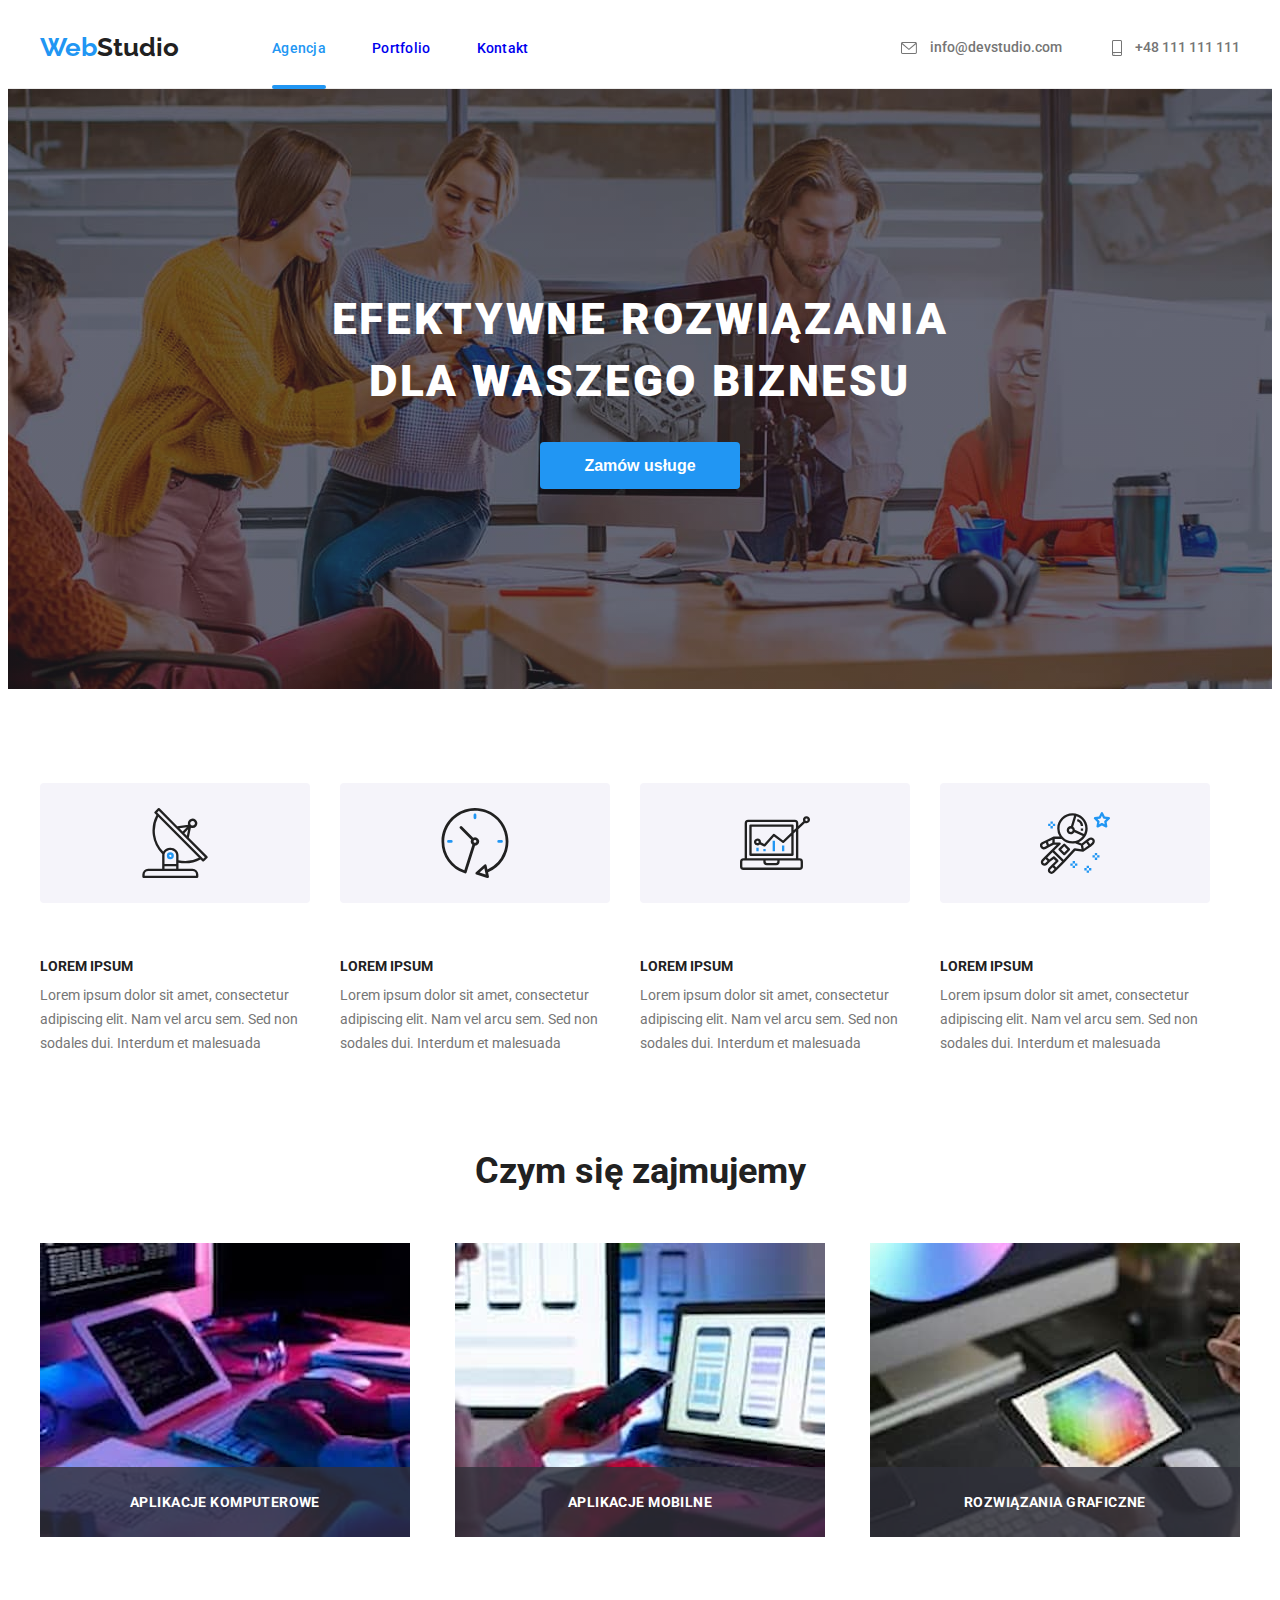
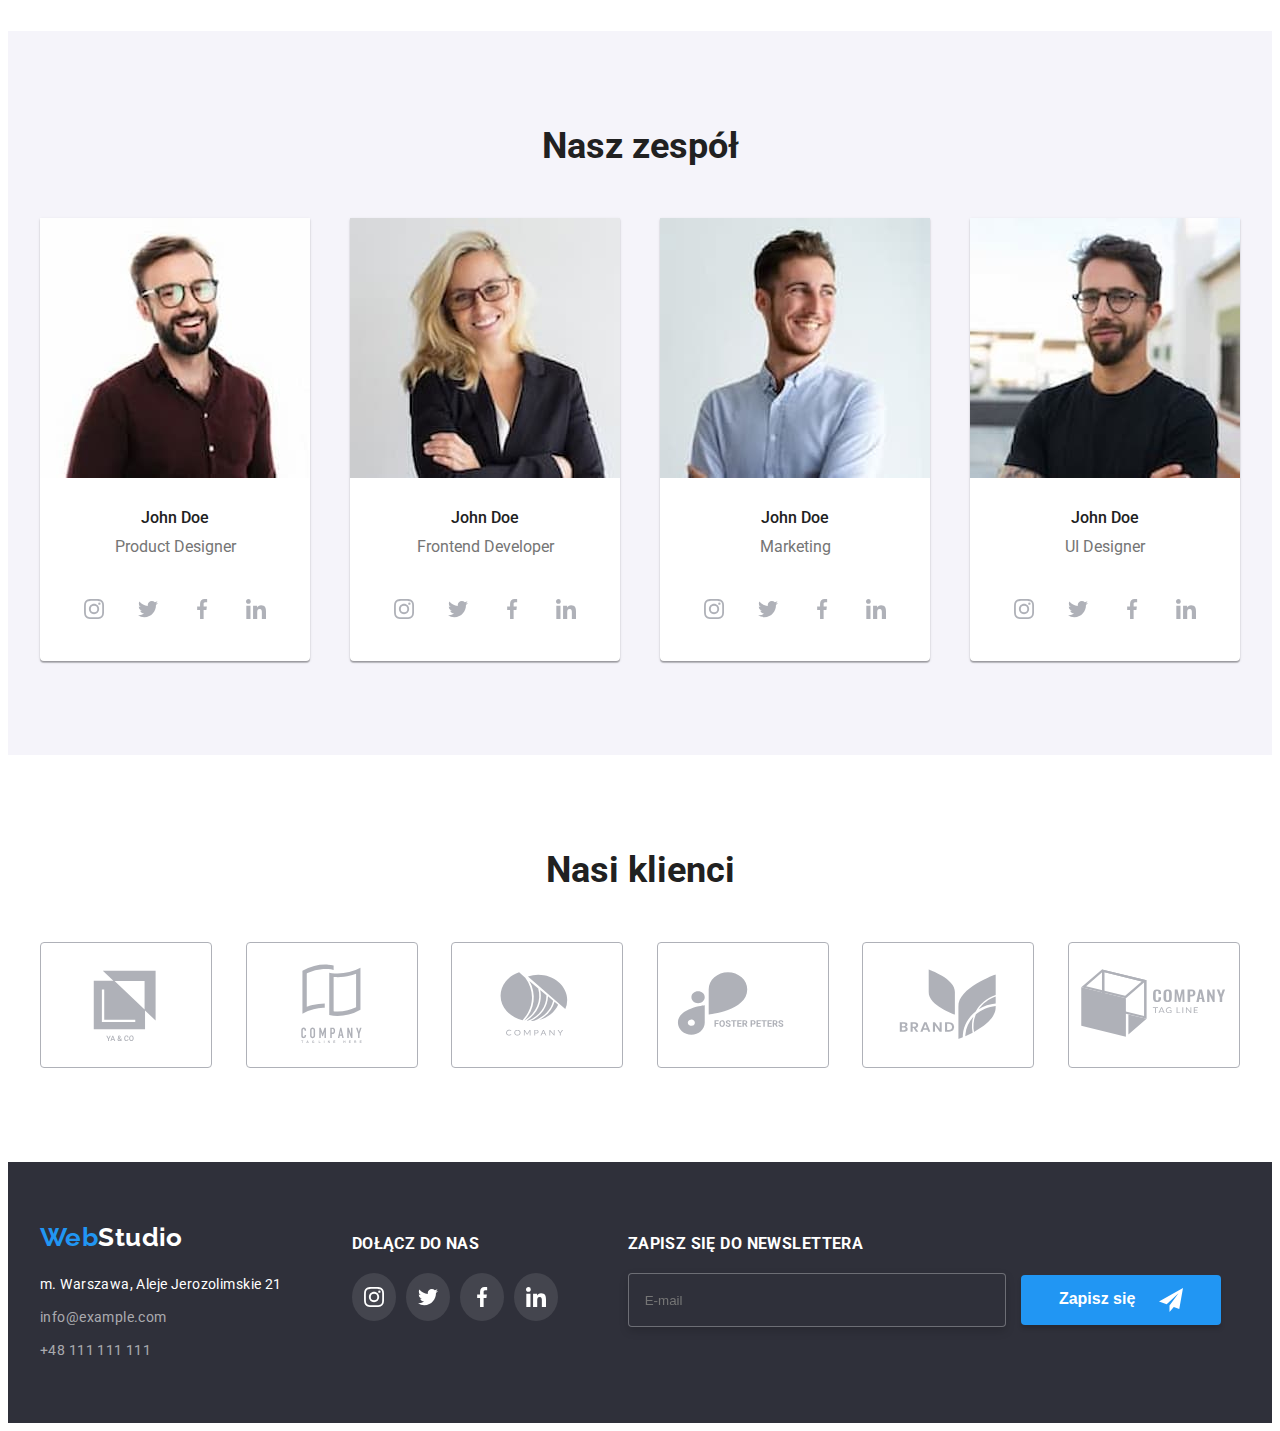
<file: index.html>
<!DOCTYPE html>
<html lang="pl">
  <head>
    <meta charset="UTF-8" />
    <title>hw3-main page</title>
    <link
      rel="stylesheet"
      href="https://cdnjs.cloudflare.com/ajax/libs/modern-normalize/1.1.0/modern-normalize.min.css"
      integrity="sha512-wpPYUAdjBVSE4KJnH1VR1HeZfpl1ub8YT/NKx4PuQ5NmX2tKuGu6U/JRp5y+Y8XG2tV+wKQpNHVUX03MfMFn9Q=="
      crossorigin="anonymous"
      referrerpolicy="no-referrer"
    />
    <link rel="stylesheet" href="./css/style.css" />
    <link rel="preconnect" href="https://fonts.googleapis.com" />
    <link rel="preconnect" href="https://fonts.gstatic.com" crossorigin />
    <link
      href="https://fonts.googleapis.com/css2?family=Raleway:wght@700&family=Roboto:wght@400;500;700;900&display=swap"
      rel="stylesheet"
    />
  </head>
  <body>
    <header class="header-wrapper">
      <div class="container">
        <nav class="menu">
          <a class="logo-main-style" href="#"
            ><span class="logo">Web</span><span class="logo-part-2">Studio</span></a
          >
          <ul class="nav-links">
            <li><a class="active" href="#">Agencja</a></li>
            <li><a href="portfolio.html">Portfolio</a></li>
            <li><a href="#">Kontakt</a></li>
          </ul>
        </nav>
        <div class="header-space-needed order-contact">
          <a class="contact" href="info@devstudio.com">
            <svg width="16px" height="12px">
              <use href="./images/icons.svg#icon-envelope"></use>
            </svg>
            info@devstudio.com
          </a>
          <a class="contact" href="tel:48111111111">
            <svg class="smartphone-icon" width="10px" height="16px">
              <use href="./images/icons.svg#icon-smartphone"></use>
            </svg>
            +48 111 111 111
          </a>
        </div>
      </div>
    </header>
    <main>
      <section class="section order">
        <div class="container">
          <h1>EFEKTYWNE ROZWIĄZANIA DLA WASZEGO BIZNESU</h1>
          <button data-modal-open>Zamów usługe</button>
          <div class="backdrop is-hidden" data-modal>
            <div class="modal">
              <button class="modal-close-btn" data-modal-close>&times;</button>
              <h4>Zostaw swoje dane w formularzu poniżej</h4>
              <form class="form-index">
                <div>
                  <label class="label-description">
                    Imię

                    <input name="user-name" />
                    <svg class="icon-form" width="18" height="18">
                      <use href="./images/icons.svg#icon-person-black"></use>
                    </svg>
                  </label>
                </div>
                <div>
                  <label class="label-description">
                    Telefon

                    <input type="tel" name="user-phone" />
                    <svg class="icon-form" width="18" height="18">
                      <use href="./images/icons.svg#icon-phone-black"></use>
                    </svg>
                  </label>
                </div>
                <div>
                  <label class="label-description">
                    Email
                    <input type="email" name="email" />
                    <svg class="icon-form" width="18" height="18">
                      <use href="./images/icons.svg#icon-email-black"></use>
                    </svg>
                  </label>
                </div>
                <div>
                  <label class="label-description">
                    Komentarz
                    <textarea
                      class="place-for-comments"
                      name="comment"
                      placeholder="Wprowadź tekst"
                    ></textarea>
                  </label>
                </div>
                <div class="regulations">
                  <label class="submit-checkbox">
                    <input class="checkbox" type="checkbox" name="checkbox" />
                    <svg width="16" height="15" class="icon-click">
                      <use href="./images/icons.svg#icon-check"></use>
                    </svg>

                    <span class="regulations-check">
                      Oświadczam iż akceptuję
                      <a class="regulations-link" href="#"> Regulamin </a>
                      i
                      <a class="regulations-link" href="#"> Politykę Prywatności.</a>
                    </span>
                  </label>
                  <div class="button-checkbox">
                    <button type="submit" name="submit-form">Wyślij</button>
                  </div>
                </div>
              </form>
            </div>
          </div>
        </div>
      </section>
      <section class="section td-headers">
        <div class="container">
          <ul>
            <li>
              <div class="containter-icons">
                <svg width="70" height="70">
                  <use href="./images/icons.svg#icon-antenna"></use>
                </svg>
              </div>
              <h3>LOREM IPSUM</h3>
              <p>
                Lorem ipsum dolor sit amet, consectetur adipiscing elit. Nam vel arcu sem. Sed non
                sodales dui. Interdum et malesuada
              </p>
            </li>
            <li>
              <div class="containter-icons">
                <svg width="70" height="70">
                  <use href="./images/icons.svg#icon-clock"></use>
                </svg>
              </div>
              <h3>LOREM IPSUM</h3>
              <p>
                Lorem ipsum dolor sit amet, consectetur adipiscing elit. Nam vel arcu sem. Sed non
                sodales dui. Interdum et malesuada
              </p>
            </li>
            <li>
              <div class="containter-icons">
                <svg width="70" height="70">
                  <use href="./images/icons.svg#icon-diagram"></use>
                </svg>
              </div>
              <h3>LOREM IPSUM</h3>
              <p>
                Lorem ipsum dolor sit amet, consectetur adipiscing elit. Nam vel arcu sem. Sed non
                sodales dui. Interdum et malesuada
              </p>
            </li>
            <li>
              <div class="containter-icons">
                <svg width="70" height="70">
                  <use href="./images/icons.svg#icon-astronaut"></use>
                </svg>
              </div>
              <h3>LOREM IPSUM</h3>
              <p>
                Lorem ipsum dolor sit amet, consectetur adipiscing elit. Nam vel arcu sem. Sed non
                sodales dui. Interdum et malesuada
              </p>
            </li>
          </ul>
        </div>
      </section>
      <section class="section no-space-between-padding headers">
        <div class="container">
          <h2>Czym się zajmujemy</h2>
          <ul class="images-what-we-do">
            <li>
              <img src="images/computer1.jpg" alt="komputer" height="294" width="370" />
              <div>
                <p class="no-opacity">APLIKACJE KOMPUTEROWE</p>
              </div>
            </li>
            <li>
              <img src="images/laptop2.jpg" alt="laptop" height="294" width="370" />
              <div>
                <p class="no-opacity">APLIKACJE MOBILNE</p>
              </div>
            </li>
            <li>
              <img src="images/tablet3.jpg" alt="kolorowy tablet" height="294" width="370" />
              <div>
                <p class="no-opacity">ROZWIĄZANIA GRAFICZNE</p>
              </div>
            </li>
          </ul>
        </div>
      </section>
      <section class="section order-team">
        <div class="container headers">
          <h2>Nasz zespół</h2>
          <ul class="main-team-members-layout">
            <li>
              <figure>
                <img
                  src="images/john-doe-1.jpg"
                  alt="uśmiechnięty pan w okularach"
                  height="260"
                  width="270"
                />
                <figcaption>
                  <div class="main-team-member">John Doe</div>
                  <div class="main-team-position">Product Designer</div>
                  <ul class="media-links-icons">
                    <li tabindex="0">
                      <svg width="20" height="20">
                        <use href="./images/icons.svg#icon-instagram"></use>
                      </svg>
                    </li>
                    <li tabindex="0">
                      <svg width="20" height="20">
                        <use href="./images/icons.svg#icon-twitter"></use>
                      </svg>
                    </li>
                    <li tabindex="0">
                      <svg width="20" height="20">
                        <use href="./images/icons.svg#icon-facebook"></use>
                      </svg>
                    </li>
                    <li tabindex="0">
                      <svg width="20" height="20">
                        <use href="./images/icons.svg#icon-linkedin"></use>
                      </svg>
                    </li>
                  </ul>
                </figcaption>
              </figure>
            </li>
            <li>
              <figure>
                <img
                  src="images/john-doe-2.jpg"
                  alt="uśmiechnięta blondynka"
                  height="260"
                  width="270"
                />
                <figcaption>
                  <div class="main-team-member">John Doe</div>
                  <div class="main-team-position">Frontend Developer</div>
                  <ul class="media-links-icons">
                    <li tabindex="0">
                      <svg width="20" height="20">
                        <use href="./images/icons.svg#icon-instagram"></use>
                      </svg>
                    </li>
                    <li tabindex="0">
                      <svg width="20" height="20">
                        <use href="./images/icons.svg#icon-twitter"></use>
                      </svg>
                    </li>
                    <li tabindex="0">
                      <svg width="20" height="20">
                        <use href="./images/icons.svg#icon-facebook"></use>
                      </svg>
                    </li>
                    <li tabindex="0">
                      <svg width="20" height="20">
                        <use href="./images/icons.svg#icon-linkedin"></use>
                      </svg>
                    </li>
                  </ul>
                </figcaption>
              </figure>
            </li>
            <li>
              <figure>
                <img
                  src="images/john-doe-3.jpg"
                  alt="uśmiechnięty pan patrzący w swoje lewo"
                  height="260"
                  width="270"
                />
                <figcaption>
                  <div class="main-team-member">John Doe</div>
                  <div class="main-team-position">Marketing</div>
                  <ul class="media-links-icons">
                    <li tabindex="0">
                      <svg width="20" height="20">
                        <use href="./images/icons.svg#icon-instagram"></use>
                      </svg>
                    </li>
                    <li tabindex="0">
                      <svg width="20" height="20">
                        <use href="./images/icons.svg#icon-twitter"></use>
                      </svg>
                    </li>
                    <li tabindex="0">
                      <svg width="20" height="20">
                        <use href="./images/icons.svg#icon-facebook"></use>
                      </svg>
                    </li>
                    <li tabindex="0">
                      <svg width="20" height="20">
                        <use href="./images/icons.svg#icon-linkedin"></use>
                      </svg>
                    </li>
                  </ul>
                </figcaption>
              </figure>
            </li>
            <li>
              <figure>
                <img
                  src="images/john-doe-4.jpg"
                  alt="pan z brodą na dworze"
                  height="260"
                  width="270"
                />
                <figcaption>
                  <div class="main-team-member">John Doe</div>
                  <div class="main-team-position">UI Designer</div>
                  <ul class="media-links-icons">
                    <li tabindex="0">
                      <svg width="20" height="20">
                        <use href="./images/icons.svg#icon-instagram"></use>
                      </svg>
                    </li>
                    <li tabindex="0">
                      <svg width="20" height="20">
                        <use href="./images/icons.svg#icon-twitter"></use>
                      </svg>
                    </li>
                    <li tabindex="0">
                      <svg width="20" height="20">
                        <use href="./images/icons.svg#icon-facebook"></use>
                      </svg>
                    </li>
                    <li tabindex="0">
                      <svg width="20" height="20">
                        <use href="./images/icons.svg#icon-linkedin"></use>
                      </svg>
                    </li>
                  </ul>
                </figcaption>
              </figure>
            </li>
          </ul>
        </div>
      </section>
      <section class="section headers">
        <div class="container">
          <h2>Nasi klienci</h2>
          <ul class="our-clients-main">
            <li tabindex="0">
              <a
                ><svg class="our-clients-outline">
                  <use href="./images/icons.svg#icon-logo-1"></use>
                </svg>
              </a>
            </li>
            <li tabindex="0">
              <a
                ><svg class="our-clients-outline">
                  <use href="./images/icons.svg#icon-logo-2"></use>
                </svg>
              </a>
            </li>
            <li tabindex="0">
              <a
                ><svg class="our-clients-outline">
                  <use href="./images/icons.svg#icon-logo-3"></use>
                </svg>
              </a>
            </li>
            <li tabindex="0">
              <a
                ><svg class="our-clients-outline">
                  <use href="./images/icons.svg#icon-logo-4"></use>
                </svg>
              </a>
            </li>
            <li tabindex="0">
              <a
                ><svg class="our-clients-outline">
                  <use href="./images/icons.svg#icon-logo-5"></use>
                </svg>
              </a>
            </li>
            <li tabindex="0">
              <a
                ><svg class="our-clients-outline">
                  <use href="./images/icons.svg#icon-logo-6"></use>
                </svg>
              </a>
            </li>
          </ul>
        </div>
      </section>
    </main>
    <footer class="footer-wrapper">
      <div class="container join-us-icons">
        <div>
          <a class="logo-main-style" href="#"
            ><span class="logo">Web</span><span class="logo-second-part-footer">Studio</span>
          </a>
          <address>
            <ul>
              <li>
                <div><span>m. Warszawa, Aleje Jerozolimskie 21</span></div>
              </li>
              <li><a class="footer-contact" href="info@example.com">info@example.com</a></li>
              <li><a class="footer-contact" href="tel:48111111111">+48 111 111 111</a></li>
            </ul>
          </address>
        </div>
        <div class="join-us">
          <h3>DOŁĄCZ DO NAS</h3>
          <ul class="media-links-icons-footer">
            <li tabindex="0">
              <svg width="20" height="20">
                <use href="./images/icons.svg#icon-instagram"></use>
              </svg>
            </li>
            <li tabindex="0">
              <svg width="20" height="20">
                <use href="./images/icons.svg#icon-twitter"></use>
              </svg>
            </li>
            <li tabindex="0">
              <svg width="20" height="20">
                <use href="./images/icons.svg#icon-facebook"></use>
              </svg>
            </li>
            <li tabindex="0">
              <svg width="20" height="20">
                <use href="./images/icons.svg#icon-linkedin"></use>
              </svg>
            </li>
          </ul>
        </div>
        <div class="newsletter join-us">
          <h3>ZAPISZ SIĘ DO NEWSLETTERA</h3>
          <form>
            <label>
              <input class="newsletter-email" name="email" placeholder="E-mail" />
            </label>
            <button type="submit">
              Zapisz się<svg width="24" height="24">
                <use href="./images/icons.svg#icon-icon-send-footer"></use>
              </svg>
            </button>
          </form>
        </div>
      </div>
    </footer>
    <script src="./js/modal.js"></script>
  </body>
</html>
</file>
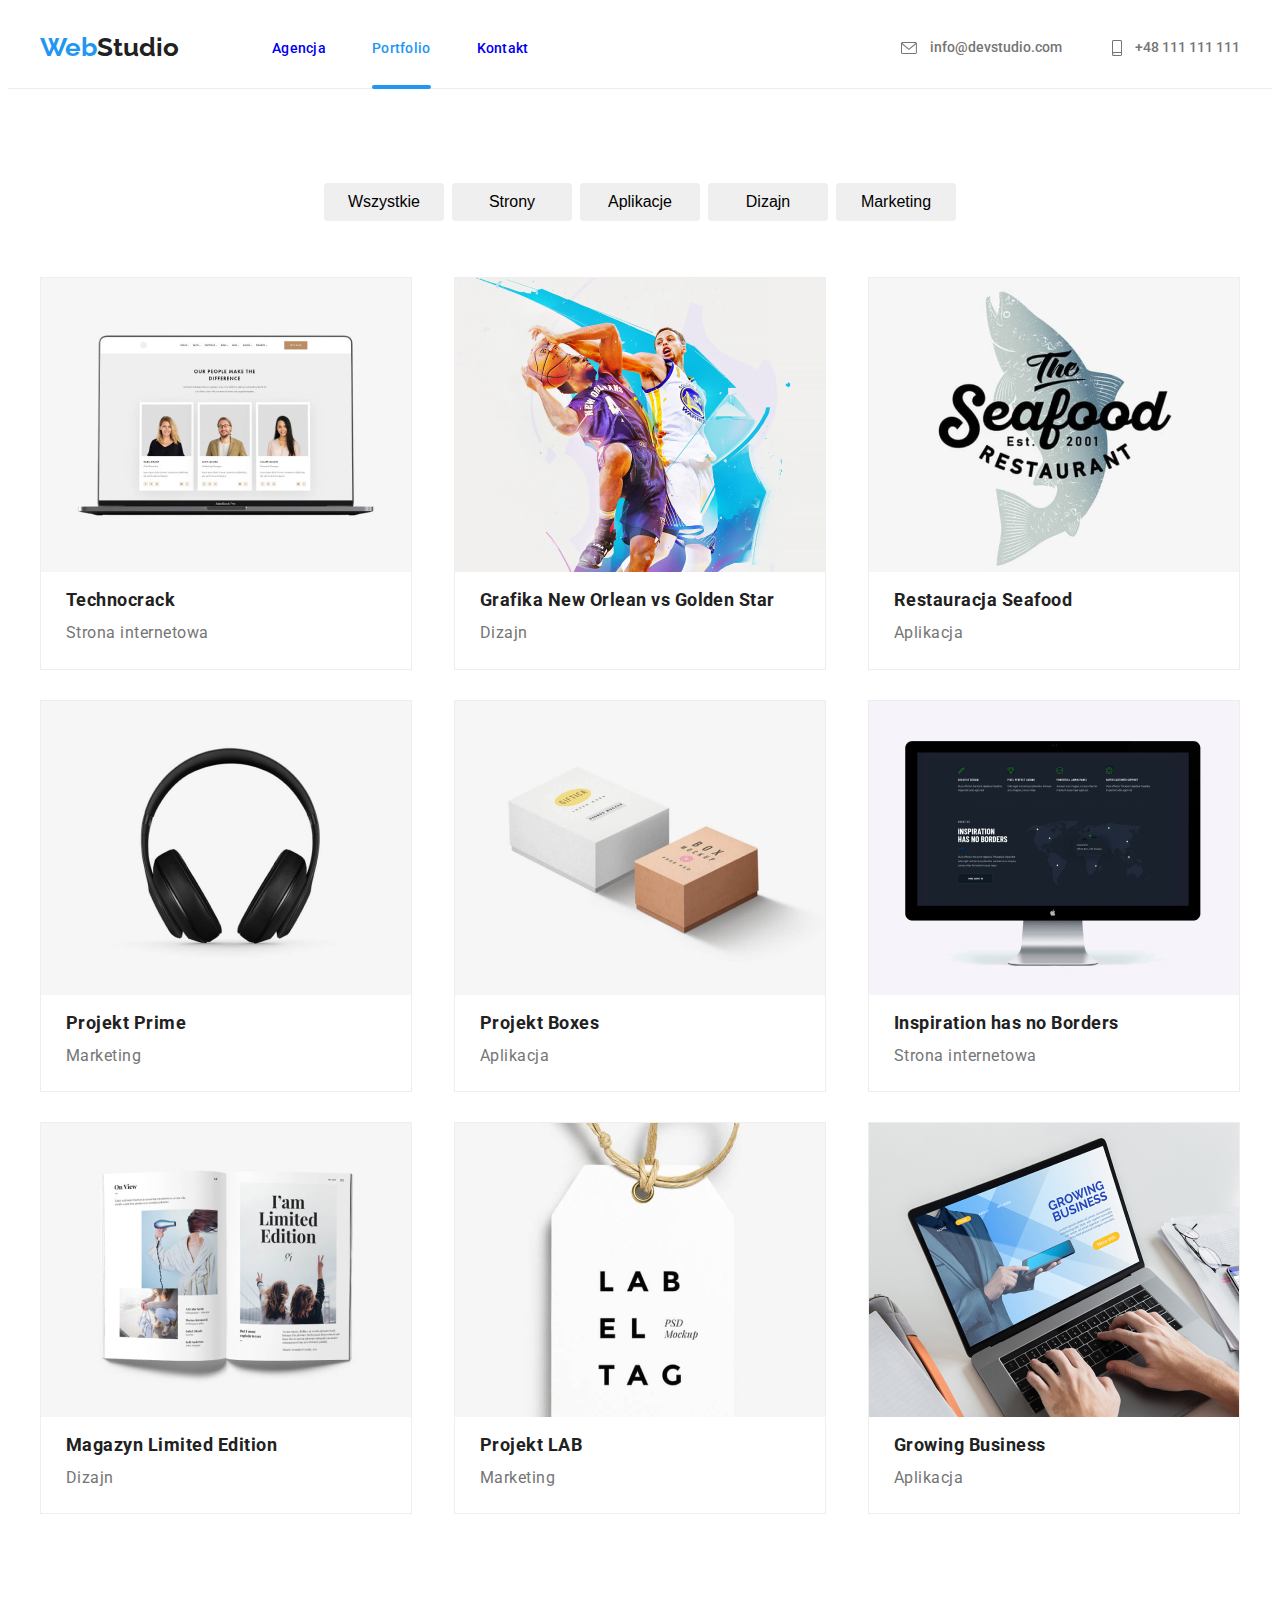
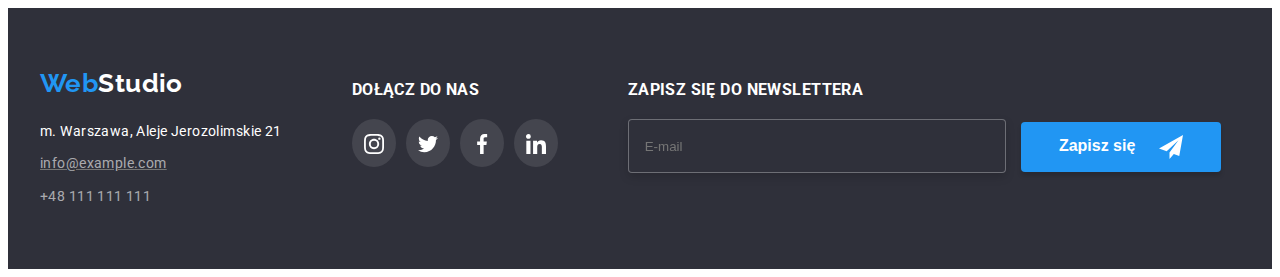
<file: portfolio.html>
<!DOCTYPE html>
<html lang="pl">
  <head>
    <meta charset="UTF-8" />
    <title>hw3-portfolio</title>
    <link
      rel="stylesheet"
      href="https://cdnjs.cloudflare.com/ajax/libs/modern-normalize/1.1.0/modern-normalize.min.css"
      integrity="sha512-wpPYUAdjBVSE4KJnH1VR1HeZfpl1ub8YT/NKx4PuQ5NmX2tKuGu6U/JRp5y+Y8XG2tV+wKQpNHVUX03MfMFn9Q=="
      crossorigin="anonymous"
      referrerpolicy="no-referrer"
    />
    <link rel="stylesheet" href="./css/style.css" />
    <link rel="preconnect" href="https://fonts.googleapis.com" />
    <link rel="preconnect" href="https://fonts.gstatic.com" crossorigin />
    <link
      href="https://fonts.googleapis.com/css2?family=Raleway:wght@700&family=Roboto:wght@400;500;700;900&display=swap"
      rel="stylesheet"
    />
  </head>
  <body>
    <header class="header-wrapper">
      <div class="container">
        <nav class="menu">
          <a class="logo-main-style" href="#"
            ><span class="logo">Web</span><span class="logo-part-2">Studio</span></a
          >
          <div>
            <ul class="nav-links">
              <li><a href="index.html">Agencja</a></li>
              <li><a class="active" href="#">Portfolio</a></li>
              <li><a href="#">Kontakt</a></li>
            </ul>
          </div>
        </nav>
        <div class="header-space-needed order-contact">
          <a class="contact" href="info@devstudio.com"
            ><svg width="16px" height="12px">
              <use href="./images/icons.svg#icon-envelope"></use>
            </svg>
            info@devstudio.com
          </a>
          <a class="contact" href="tel:48111111111">
            <svg width="10px" height="16px">
              <use href="./images/icons.svg#icon-smartphone"></use>
            </svg>
            +48 111 111 111
          </a>
        </div>
      </div>
    </header>
    <main>
      <section class="section">
        <div class="container">
          <ul class="buttons">
            <li>
              <button type="button">Wszystkie</button>
            </li>
            <li>
              <button type="button">Strony</button>
            </li>
            <li>
              <button type="button">Aplikacje</button>
            </li>
            <li>
              <button type="button">Dizajn</button>
            </li>
            <li>
              <button type="button">Marketing</button>
            </li>
          </ul>
        </div>
      </section>
      <section class="section no-space-between-padding">
        <div class="container">
          <ul class="portfolio-big-net">
            <li>
              <figure>
                <div class="technocrak-container">
                  <img
                    src="images/hw2/1-Technocrack.jpg"
                    alt="ekran z sylwetkami kandydatów"
                    height="294"
                    width="370"
                  />
                  <div class="overlay-technocrack">
                    <p>
                      Technocrack jest popularną platformą wykorzystywaną do rozpowszechniania
                      koronawirusa. Firmy wykorzystują tę platformę do celów szpiegowskich i ataków
                      na niezabezpieczone serwery konkurencji
                    </p>
                  </div>
                </div>
                <figcaption>
                  <div class="img-first-part">Technocrack</div>
                  <div class="img-second-part">Strona internetowa</div>
                </figcaption>
              </figure>
            </li>
            <li>
              <figure>
                <div class="technocrak-container">
                  <img
                    src="images/hw2/2-New-Orlean-vs-Golden-Star.jpg"
                    alt="dwaj koszykarze rzucają piłkę"
                    height="294"
                    width="370"
                  />
                  <div class="overlay-technocrack">
                    <p>
                      Technocrack jest popularną platformą wykorzystywaną do rozpowszechniania
                      koronawirusa. Firmy wykorzystują tę platformę do celów szpiegowskich i ataków
                      na niezabezpieczone serwery konkurencji
                    </p>
                  </div>
                </div>
                <figcaption>
                  <div class="img-first-part">Grafika New Orlean vs Golden Star</div>
                  <div class="img-second-part">Dizajn</div>
                </figcaption>
              </figure>
            </li>
            <li>
              <figure>
                <div class="technocrak-container">
                  <img
                    src="images/hw2/3-Seafood-restaurant.jpg"
                    alt="logo restauracji"
                    height="294"
                    width="370"
                  />
                  <div class="overlay-technocrack">
                    <p>
                      Technocrack jest popularną platformą wykorzystywaną do rozpowszechniania
                      koronawirusa. Firmy wykorzystują tę platformę do celów szpiegowskich i ataków
                      na niezabezpieczone serwery konkurencji
                    </p>
                  </div>
                </div>
                <figcaption>
                  <div class="img-first-part">Restauracja Seafood</div>
                  <div class="img-second-part">Aplikacja</div>
                </figcaption>
              </figure>
            </li>
            <li>
              <figure>
                <div class="technocrak-container">
                  <img
                    src="images/hw2/4-Prime-project.jpg"
                    alt="słuchawki nauszne"
                    height="294"
                    width="370"
                  />
                  <div class="overlay-technocrack">
                    <p>
                      Technocrack jest popularną platformą wykorzystywaną do rozpowszechniania
                      koronawirusa. Firmy wykorzystują tę platformę do celów szpiegowskich i ataków
                      na niezabezpieczone serwery konkurencji
                    </p>
                  </div>
                </div>
                <figcaption>
                  <div class="img-first-part">Projekt Prime</div>
                  <div class="img-second-part">Marketing</div>
                </figcaption>
              </figure>
            </li>
            <li>
              <figure>
                <div class="technocrak-container">
                  <img
                    src="images/hw2/5-Boxes-project.jpg"
                    alt="dwa leżące obok siebie pudełka"
                    height="294"
                    width="370"
                  />
                  <div class="overlay-technocrack">
                    <p>
                      Technocrack jest popularną platformą wykorzystywaną do rozpowszechniania
                      koronawirusa. Firmy wykorzystują tę platformę do celów szpiegowskich i ataków
                      na niezabezpieczone serwery konkurencji
                    </p>
                  </div>
                </div>
                <figcaption>
                  <div class="img-first-part">Projekt Boxes</div>
                  <div class="img-second-part">Aplikacja</div>
                </figcaption>
              </figure>
            </li>
            <li>
              <figure>
                <div class="technocrak-container">
                  <img
                    src="images/hw2/6-Inspiration-has-no-Borders.jpg"
                    alt="monitor z otwartą stroną internetową"
                    height="294"
                    width="370"
                  />
                  <div class="overlay-technocrack">
                    <p>
                      Technocrack jest popularną platformą wykorzystywaną do rozpowszechniania
                      koronawirusa. Firmy wykorzystują tę platformę do celów szpiegowskich i ataków
                      na niezabezpieczone serwery konkurencji
                    </p>
                  </div>
                </div>
                <figcaption>
                  <div class="img-first-part">Inspiration has no Borders</div>
                  <div class="img-second-part">Strona internetowa</div>
                </figcaption>
              </figure>
            </li>
            <li>
              <figure>
                <div class="technocrak-container">
                  <img
                    src="images/hw2/7-Limited-Edition-magazine.jpg"
                    alt="otwarty magazyn"
                    height="294"
                    width="370"
                  />
                  <div class="overlay-technocrack">
                    <p>
                      Technocrack jest popularną platformą wykorzystywaną do rozpowszechniania
                      koronawirusa. Firmy wykorzystują tę platformę do celów szpiegowskich i ataków
                      na niezabezpieczone serwery konkurencji
                    </p>
                  </div>
                </div>
                <figcaption>
                  <div class="img-first-part">Magazyn Limited Edition</div>
                  <div class="img-second-part">Dizajn</div>
                </figcaption>
              </figure>
            </li>
            <li>
              <figure>
                <div class="technocrak-container">
                  <img
                    src="images/hw2/8-LAB-project.jpg"
                    alt="metka z napisem firmy"
                    height="294"
                    width="370"
                  />
                  <div class="overlay-technocrack">
                    <p>
                      Technocrack jest popularną platformą wykorzystywaną do rozpowszechniania
                      koronawirusa. Firmy wykorzystują tę platformę do celów szpiegowskich i ataków
                      na niezabezpieczone serwery konkurencji
                    </p>
                  </div>
                </div>
                <figcaption>
                  <div class="img-first-part">Projekt LAB</div>
                  <div class="img-second-part">Marketing</div>
                </figcaption>
              </figure>
            </li>
            <li>
              <figure>
                <div class="technocrak-container">
                  <img
                    src="images/hw2/9-Growing-Business.jpg"
                    alt="ktoś pracuje na laptopie"
                    height="294"
                    width="370"
                  />
                  <div class="overlay-technocrack">
                    <p>
                      Technocrack jest popularną platformą wykorzystywaną do rozpowszechniania
                      koronawirusa. Firmy wykorzystują tę platformę do celów szpiegowskich i ataków
                      na niezabezpieczone serwery konkurencji
                    </p>
                  </div>
                </div>
                <figcaption>
                  <div class="img-first-part">Growing Business</div>
                  <div class="img-second-part">Aplikacja</div>
                </figcaption>
              </figure>
            </li>
          </ul>
        </div>
      </section>
    </main>
    <footer class="footer-wrapper">
      <div class="container join-us-icons">
        <div>
          <a class="logo-main-style" href="#"
            ><span class="logo">Web</span><span class="logo-second-part-footer">Studio</span>
          </a>
          <address>
            <ul class="footer-underline">
              <li>
                <div><span>m. Warszawa, Aleje Jerozolimskie 21</span></div>
              </li>
              <li><a class="footer-contact" href="info@example.com">info@example.com</a></li>
              <li><a class="footer-contact" href="tel:48111111111">+48 111 111 111</a></li>
            </ul>
          </address>
        </div>
        <div class="join-us">
          <h3>DOŁĄCZ DO NAS</h3>
          <ul class="media-links-icons-footer">
            <li tabindex="0">
              <svg width="20" height="20">
                <use href="./images/icons.svg#icon-instagram"></use>
              </svg>
            </li>
            <li tabindex="0">
              <svg width="20" height="20">
                <use href="./images/icons.svg#icon-twitter"></use>
              </svg>
            </li>
            <li tabindex="0">
              <svg width="20" height="20">
                <use href="./images/icons.svg#icon-facebook"></use>
              </svg>
            </li>
            <li tabindex="0">
              <svg width="20" height="20">
                <use href="./images/icons.svg#icon-linkedin"></use>
              </svg>
            </li>
          </ul>
        </div>
        <div class="newsletter join-us">
          <h3>ZAPISZ SIĘ DO NEWSLETTERA</h3>
          <form>
            <label>
              <input class="newsletter-email" name="email" placeholder="E-mail" />
            </label>
            <button type="submit">
              Zapisz się<svg width="24" height="24">
                <use href="./images/icons.svg#icon-icon-send-footer"></use>
              </svg>
            </button>
          </form>
        </div>
      </div>
    </footer>
  </body>
</html>
</file>
<file: css/style.css>
:root {
  --main-blue: #2196f3;
  --almost-black: #212121;
  --logo-white: #ffffff;
  --contact-grey: #757575;
  --backgroud-footer: #2f303a;
  --header-border: #ececec;
  --team-members-backgroud: #f5f4fa;
  --border-header: #eeeeee;
  --background-dark-transparent: #2f303a66;
  --logo-our-clients: #afb1b8;
}

ul {
  list-style: none;
}

svg,
img {
  vertical-align: middle;
}

h1,
h2,
h3,
h4,
p,
ul,
figure {
  margin: 0px;
  padding: 0px;
  border: 0px;
}

body {
  font-family: 'Roboto', sans-serif;
  color: var(--almost-black);
  font-style: normal;
  font-weight: 400;
  text-decoration: none;
}

.container {
  width: 1200px;
  margin: 0 auto;
  padding: 0 15px;
}

.section {
  padding: 94px 0px;
}

.section.order {
  padding: 0px;
}

.header-wrapper {
  padding: 24px 0 25px;
  border-bottom: solid 1px var(--header-border);
}

.header-wrapper .container {
  display: flex;
  justify-content: space-between;
  align-items: center;
}

.menu {
  display: flex;
  align-items: center;
  gap: 93px;
}

.header-space-needed {
  display: flex;
  gap: 50px;
  line-height: normal;
}

.order {
  background-image: linear-gradient(
      var(--background-dark-transparent),
      var(--background-dark-transparent)
    ),
    url('../images/img-background-main.jpg');
  background-position: center;
  background-repeat: no-repeat;
  text-align: center;
  display: flex;
}

.order .container h1 {
  font-weight: 900;
  font-size: 44px;
  line-height: 1.4;
  color: var(--logo-white);
  letter-spacing: 0.06em;
  margin-top: 200px;
  margin-left: 252px;
  margin-right: 252px;
}

.order .container > button {
  width: 200px;
  height: 47px;
  font-weight: 700;
  font-size: 16px;
  color: var(--logo-white);
  background-color: var(--main-blue);
  border: none;
  cursor: pointer;
  margin-top: 30px;
  margin-bottom: 200px;
  box-shadow: 0px 4px 4px rgba(0, 0, 0, 0.15);
  border-radius: 4px;
  padding: 0px;
}

.is-hidden {
  pointer-events: none;
  visibility: hidden;
  opacity: 0;
  transition: opacity 500ms 500ms ease, visibility 500ms 500ms ease;
}

.modal {
  background: var(--logo-white);
  border: 1px solid rgba(0, 0, 0, 0.1);
  width: 528px;
  height: 581px;
  position: relative;
  z-index: 3;
  padding-top: 8px;
  transform: scale(1);
  transition-property: transform;
  transition-duration: 1000ms;
  transition-timing-function: ease;
}

.backdrop.is-hidden .modal {
  transform: scale(0);
  transition-property: transform;
  transition-duration: 1000ms;
  transition-timing-function: ease;
  opacity: 1;
}

.order .container .modal-close-btn {
  color: var(--almost-black);
  background: var(--logo-white);
  border: 1px solid rgba(0, 0, 0, 0.1);
  border-radius: 50%;
  width: 30px;
  height: 30px;
  position: sticky;
  margin-left: 482px;
  line-height: normal;
}

.backdrop {
  position: fixed;
  inset: 0;
  background: rgba(0, 0, 0, 0.2);
  display: flex;
  justify-content: center;
  align-items: center;
  z-index: 2;
  width: 100%;
  height: 100%;
}

.logo-main-style {
  text-decoration: none;
  font-family: 'Raleway';
  font-style: normal;
  font-weight: 700;
  font-size: 26px;
  line-height: 1.2;
}

.logo {
  color: var(--main-blue);
}
.logo-part-2 {
  color: var(--almost-black);
}

.nav-links {
  display: flex;
  gap: 46px;
}

.nav-links > li > a {
  font-weight: 500;
  font-size: 14px;
  letter-spacing: 0.02em;
  text-decoration: none;
  line-height: 1;
  position: relative;
}

.nav-links > li > a:hover,
.nav-links > li > a:focus {
  color: var(--main-blue);
}

.nav-links > li > a.active {
  color: var(--main-blue);
}

.nav-links > li > a.active::after {
  content: '';
  height: 4px;
  display: block;
  width: 100%;
  background-color: var(--main-blue);
  border-radius: 2px;
  position: absolute;
  top: 45px;
}

.nav-links > li > a:hover::after,
.nav-links > li > a:focus::after {
  content: '';
  height: 4px;
  display: block;
  width: 100%;
  background-color: var(--main-blue);
  border-radius: 2px;
  position: absolute;
  top: 45px;
}

.portfolio-big-net {
  row-gap: 30px;
  display: flex;
  flex-wrap: wrap;
  justify-content: space-between;
}

.portfolio-big-net figcaption {
  padding-top: 10px;
  padding-left: 25px;
  letter-spacing: 0.03em;
}

.overlay-technocrack > p {
  color: var(--logo-white);
  font-family: 'Roboto';
  font-style: normal;
  font-weight: 400;
  font-size: 18px;
  width: 370px;
  height: 294px;
  padding: 49px 45px 49px 24px;
  letter-spacing: 0.03em;
  line-height: 28px;
}

.overlay-technocrack {
  position: absolute;
  transform: translateY(100%);
  transition: transform 250ms cubic-bezier(0.4, 0, 0.2, 1);
  background-color: rgba(33, 150, 243, 0.9);
  bottom: 0;
  margin: 0;
  z-index: -1;
}

li:hover .overlay-technocrack {
  transform: translateY(0);
  z-index: 1;
  cursor: pointer;
  transition-duration: 250ms;
  transition-timing-function: cubic-bezier(0.4, 0, 0.2, 1);
}

.technocrak-container {
  position: relative;
  overflow: hidden;
}

.buttons {
  display: flex;
  justify-content: center;
  gap: 8px;
  margin-bottom: -44px;
}

.buttons button {
  font-weight: 500;
  font-size: 16px;
  width: 120px;
  height: 38px;
  background-color: none;
  cursor: pointer;
  border: none;
  border-radius: 4px;
}

.portfolio-big-net figure {
  background: var(--logo-white);
  border: 1px solid var(--border-header);
}

.portfolio-big-net figure:hover {
  box-shadow: 0px 1px 1px rgba(0, 0, 0, 0.12), 0px 4px 4px rgba(0, 0, 0, 0.06),
    1px 4px 6px rgba(0, 0, 0, 0.16);
  transition-duration: 250ms;
  transition-timing-function: cubic-bezier(0.4, 0, 0.2, 1);
}

.order-team {
  background-color: var(--team-members-backgroud);
}

.contact {
  font-weight: 500;
  font-size: 14px;
  color: var(--contact-grey);
  text-decoration: none;
  fill: currentColor;
}

.order-contact svg {
  margin-right: 10px;
}

.contact:hover,
.contact:focus {
  color: var(--main-blue);
  outline: none;
  transition-duration: 250ms;
  transition-timing-function: cubic-bezier(0.4, 0, 0.2, 1);
}

.header-space-needed div:hover {
  color: var(--main-blue);
  outline: none;
  transition-duration: 250ms;
  transition-timing-function: cubic-bezier(0.4, 0, 0.2, 1);
}

.td-headers ul {
  display: flex;
  justify-content: center;
}

.td-headers li > h3 {
  font-weight: 700;
  font-size: 14px;
  padding-bottom: 10px;
}

.containter-icons {
  background: var(--team-members-backgroud);
  border-radius: 4px;
  align-items: center;
  margin-bottom: 55px;
  padding-bottom: 25px;
  padding-top: 25px;
  text-align: center;
  margin-right: 30px;
}

.td-headers li > p {
  line-height: 1.7;
  color: var(--contact-grey);
  font-size: 14px;
}

.section .order-team {
  background-color: var(--team-members-backgroud);
}

.main-team-members-layout {
  display: flex;
  flex-direction: row;
  justify-content: space-between;
  text-align: center;
}

.main-team-members-layout > li {
  background: var(--logo-white);
  box-shadow: 0px 1px 3px rgba(0, 0, 0, 0.12), 0px 1px 1px rgba(0, 0, 0, 0.14),
    0px 2px 1px rgba(0, 0, 0, 0.2);
  border-radius: 0px 0px 4px 4px;
  font-size: 16px;
}

.media-links-icons {
  fill: var(--logo-our-clients);
  display: flex;
  justify-content: center;
  margin-bottom: 30px;
  gap: 10px;
}

.media-links-icons > li {
  padding: 12px;
  border-radius: 50%;
}

.media-links-icons > li:is(:hover, :focus) {
  background-color: var(--main-blue);
  outline: none;
  transition-duration: 250ms;
  transition-timing-function: cubic-bezier(0.4, 0, 0.2, 1);
}

.media-links-icons > li:is(:hover, :focus) > svg {
  fill: var(--logo-white);
  transition-duration: 250ms;
  transition-timing-function: cubic-bezier(0.4, 0, 0.2, 1);
}

.media-links-icons li:hover,
.media-links-icons li:focus {
  background-color: var(--main-blue);
  border-radius: 50%;
  fill: var(--logo-white);
  outline: none;
  transition-duration: 250ms;
  transition-timing-function: cubic-bezier(0.4, 0, 0.2, 1);
}

.our-clients-main {
  display: flex;
  justify-content: space-between;
  cursor: pointer;
  color: var(--logo-our-clients);
}

.our-clients-main > li:hover,
.our-clients-main > li:focus {
  color: var(--main-blue);
  outline: none;
  transition-duration: 250ms;
  transition-timing-function: cubic-bezier(0.4, 0, 0.2, 1);
}

.our-clients-outline {
  border: 1px solid;
  border-radius: 4px;
  width: 170px;
  height: 92px;
  padding-top: 16px;
  padding-bottom: 16px;
  fill: currentColor;
}

.media-links-icons-footer {
  fill: var(--logo-white);
  cursor: pointer;
  display: flex;
  gap: 10px;
}

.media-links-icons-footer > li {
  background-color: rgba(255, 255, 255, 0.1);
  border-radius: 50%;
  padding: 12px;
}

.media-links-icons-footer li:hover,
.media-links-icons-footer li:focus {
  background-color: var(--main-blue);
  border-radius: 50%;
  outline: none;
  transition-duration: 250ms;
  transition-timing-function: cubic-bezier(0.4, 0, 0.2, 1);
}

.join-us-icons {
  display: flex;
  gap: 70px;
}

.join-us {
  padding-top: 12px;
}

.join-us h3 {
  font-weight: 700;
  margin-bottom: 20px;
}

.headers h2 {
  font-weight: 700;
  font-size: 36px;
  line-height: 1.2;
  margin-bottom: 50px;
  text-align: center;
}

.no-space-between-padding {
  margin-top: -94px;
}

.images-what-we-do {
  display: flex;
  justify-content: space-between;
}

.img-first-part {
  font-weight: 700;
  font-size: 18px;
  line-height: 2;
  color: var(--almost-black);
}

.img-second-part {
  font-size: 16px;
  line-height: 1.9;
  color: var(--contact-grey);
  margin-bottom: 20px;
}

.footer-wrapper {
  background-color: var(--backgroud-footer);
  color: var(--logo-white);
  font-size: 14px;
  letter-spacing: 0.03em;
  display: flex;
  gap: 78px;
}

.footer-wrapper .container {
  padding-top: 60px;
  padding-bottom: 51px;
}

.footer-wrapper .container ul > li {
  margin-bottom: 9px;
  line-height: 1.7;
  font-style: normal;
}

.footer-wrapper .container ul li div {
  margin-top: 20px;
}

.logo-second-part-footer {
  color: var(--logo-white);
}

.footer-contact {
  color: rgba(255, 255, 255, 0.6);
  font-style: normal;
  text-decoration: none;
}

.footer-underline li:nth-child(2) {
  text-decoration: underline;
  color: var(--contact-grey);
}

.footer-contact:hover,
.footer-contact:focus {
  color: var(--main-blue);
  outline: none;
  transition-duration: 250ms;
  transition-timing-function: cubic-bezier(0.4, 0, 0.2, 1);
}

.main-team-member {
  font-weight: 500;
  margin-top: 30px;
  margin-bottom: 10px;
}

.main-team-position {
  color: var(--contact-grey);
  margin-bottom: 30px;
}

.buttons button:hover,
.buttons button:focus {
  background-color: var(--main-blue);
  color: var(--logo-white);
  outline: none;
  box-shadow: 0px 3px 1px rgba(0, 0, 0, 0.1), 0px 1px 2px rgba(0, 0, 0, 0.08),
    0px 2px 2px rgba(0, 0, 0, 0.12);
  border-radius: 4px;
  transition-duration: 250ms;
  transition-timing-function: cubic-bezier(0.4, 0, 0.2, 1);
}

.container .portfolio-big-net > figure > img:hover {
  transform: translatex(0);
  transition-duration: 250ms;
  transition-timing-function: cubic-bezier(0.4, 0, 0.2, 1);
  position: relative;
  background: rgba(33, 150, 243, 0.9);
}
p.no-opacity {
  color: var(--logo-white);
  font-weight: 700;
  font-size: 14px;
  text-align: center;
  letter-spacing: 0.03em;
}

.images-what-we-do > li > div {
  background: rgba(47, 48, 58, 0.8);
  padding: 27px 0;
  margin-top: -70px;
  position: relative;
}

.newsletter > form > label > input {
  border: 1px solid rgba(255, 255, 255, 0.3);
  filter: drop-shadow(0px 4px 4px rgba(0, 0, 0, 0.15));
  border-radius: 4px;
  width: 358px;
  height: 50px;
  background: #2f303a;
  padding-left: 16px;
}

.newsletter > form > label > input:hover,
.newsletter > form > label > input:focus {
  border-color: var(--main-blue);
}

.newsletter > form > button {
  width: 200px;
  height: 50px;
  font-weight: 700;
  font-size: 16px;
  color: var(--logo-white);
  background-color: var(--main-blue);
  border: none;
  cursor: pointer;
  border-radius: 4px;
  box-shadow: 0px 4px 4px rgba(0, 0, 0, 0.15);
  margin-left: 12px;
}

.newsletter > form > button > svg {
  margin-left: 24px;
}

.modal > h4 {
  font-style: normal;
  font-weight: 700;
  font-size: 20px;
  line-height: 23px;
  text-align: center;
  letter-spacing: 0.03em;
  color: var(--almost-black);
  margin-top: 20px;
  margin-bottom: 12px;
}

.form-index {
  display: flex;
  flex-direction: column;
  gap: 10px;
  margin: 0 40px;
  text-align: left;
}

.form-index .label-description {
  font-family: 'Roboto';
  font-style: normal;
  font-weight: 400;
  font-size: 12px;
  line-height: 14px;
  letter-spacing: 0.01em;
  color: var(--contact-grey);
}

.form-index > div > label > input {
  width: 448px;
  height: 40px;
  border: 1px solid rgba(33, 33, 33, 0.2);
  border-radius: 4px;
  padding: 11px 12px 11px 42px;
}

.icon-form {
  position: absolute;
  fill: var(--almost-black);
  bottom: 10px;
  left: 15px;
  transition: fill 250ms cubic-bezier(0.4, 0, 0.2, 1);
}

.regulations-check {
  letter-spacing: 0.03em;
  color: var(--contact-grey);
  font-style: normal;
  font-size: 14px;
  line-height: 24px;
}
.regulations-link {
  color: var(--main-blue);
}
.label-description {
  font-weight: 400;
  font-size: 12px;
  line-height: 1.17;
  color: var(--light-grey);
  position: relative;
  display: flex;
  flex-direction: column;
  gap: 4px;
}

.label-description > textarea {
  width: 448px;
  height: 120px;
  border: 1px solid rgba(33, 33, 33, 0.2);
  border-radius: 4px;
  resize: none;
  padding: 12px 16px;
  outline: none;
  font-weight: 400;
}

.button-checkbox button {
  width: 200px;
  height: 50px;
  font-weight: 700;
  font-size: 16px;
  color: var(--logo-white);
  background-color: var(--main-blue);
  border: none;
  cursor: pointer;
  margin-top: 30px;
  margin-bottom: 40px;
  box-shadow: 0px 4px 4px rgba(0, 0, 0, 0.15);
  border-radius: 4px;
  letter-spacing: 0.06em;
}
.button-checkbox {
  text-align: center;
}

.place-for-comments {
  font-size: 12px;
  line-height: 14px;
  letter-spacing: 0.01em;
  color: rgba(117, 117, 117, 0.5);
}

.place-for-comments:focus {
  border: 1px solid var(--main-blue);
}

.label-description > input:focus {
  border: 1px solid var(--main-blue);
  border-radius: 4px;
  outline: none;
  transition-duration: 250ms;
  transition-timing-function: cubic-bezier(0.4, 0, 0.2, 1);
}

.label-description:focus-within .icon-form {
  fill: var(--main-blue);
}

.regulations {
  position: relative;
}

.submit-checkbox {
  position: relative;
  display: flex;
  align-items: center;
  gap: 7px;
  margin-left: 20px;
}

.submit-checkbox .checkbox {
  border: 2px solid var(--almost-black);
  appearance: none;
  fill: var(--white-color);
  border-radius: 2px;
  width: 16px;
  height: 15px;
  padding: 0;
}

.icon-click {
  position: absolute;
  opacity: 0;
}

.checkbox:checked + .icon-click {
  opacity: 1;
}
</file>
